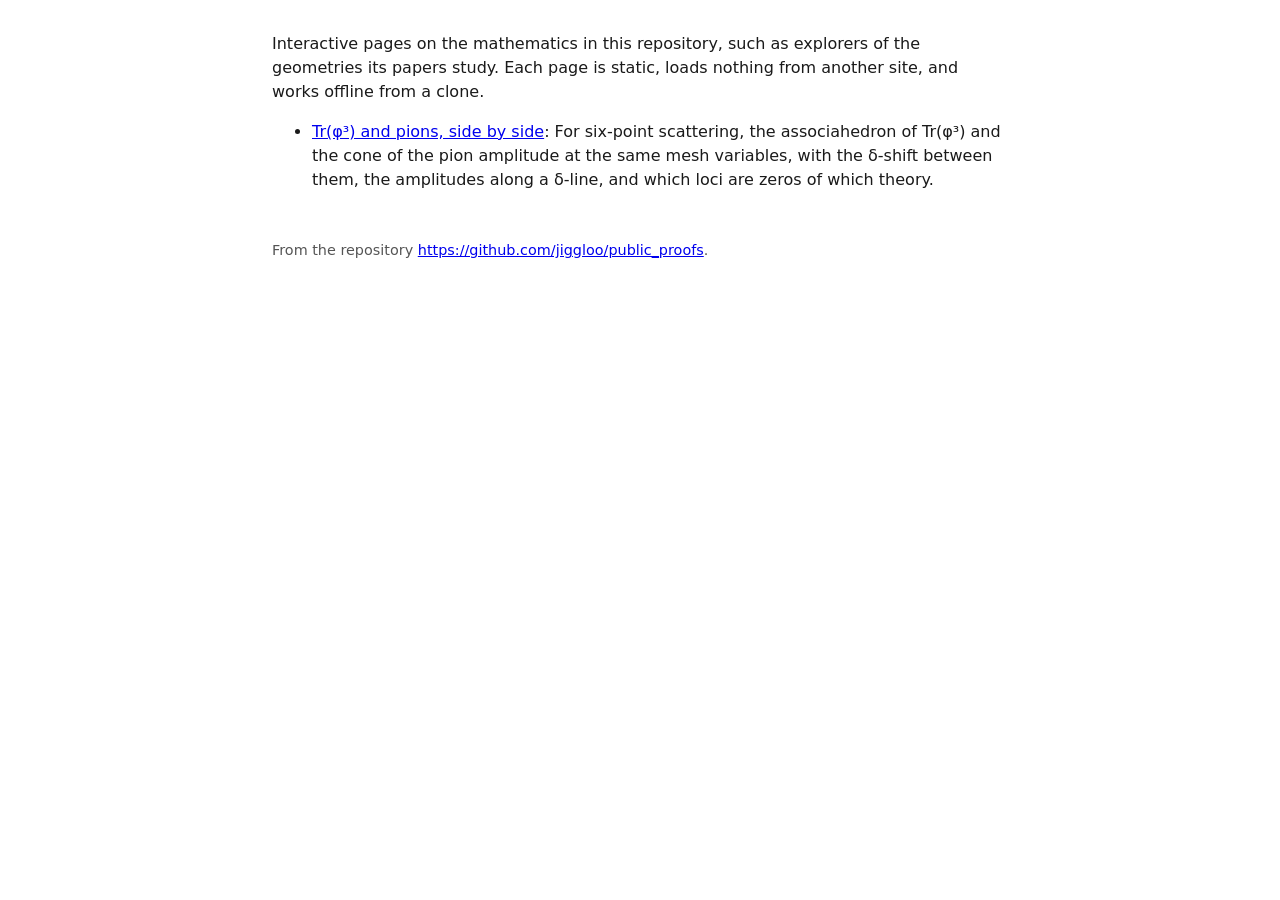
<file: docs/index.html>
<!DOCTYPE html>
<html lang="en">
<head>
  <meta charset="utf-8">
  <meta name="viewport" content="width=device-width, initial-scale=1">
  <title>Proofs: pages</title>
  <style>
body { font-family: system-ui, sans-serif; line-height: 1.5; max-width: 46rem; margin: 2rem auto;
       padding: 0 1rem; color: rgb(26 26 26); background: white; }
li { margin: 0.6rem 0; }
footer { margin-top: 3rem; font-size: 0.9rem; color: rgb(85 85 85); }
@media (prefers-color-scheme: dark) {
  body { color: rgb(230 230 230); background: rgb(22 22 22); }
  a { color: rgb(138 180 248); }
  footer { color: rgb(170 170 170); }
}
  </style>
</head>
<body>
  <main>
    <p>Interactive pages on the mathematics in this repository, such as explorers of the geometries its papers study. Each page is static, loads nothing from another site, and works offline from a clone.</p>
    <ul>
      <li><a href="explorers/pion-geometry/index.html">Tr(φ³) and pions, side by side</a>: For six-point scattering, the associahedron of Tr(φ³) and the cone of the pion amplitude at the same mesh variables, with the δ-shift between them, the amplitudes along a δ-line, and which loci are zeros of which theory.</li>
    </ul>
  </main>
  <footer>
    <p>From the repository <a href="https://github.com/jiggloo/public_proofs">https://github.com/jiggloo/public_proofs</a>.</p>
  </footer>
</body>
</html>
</file>
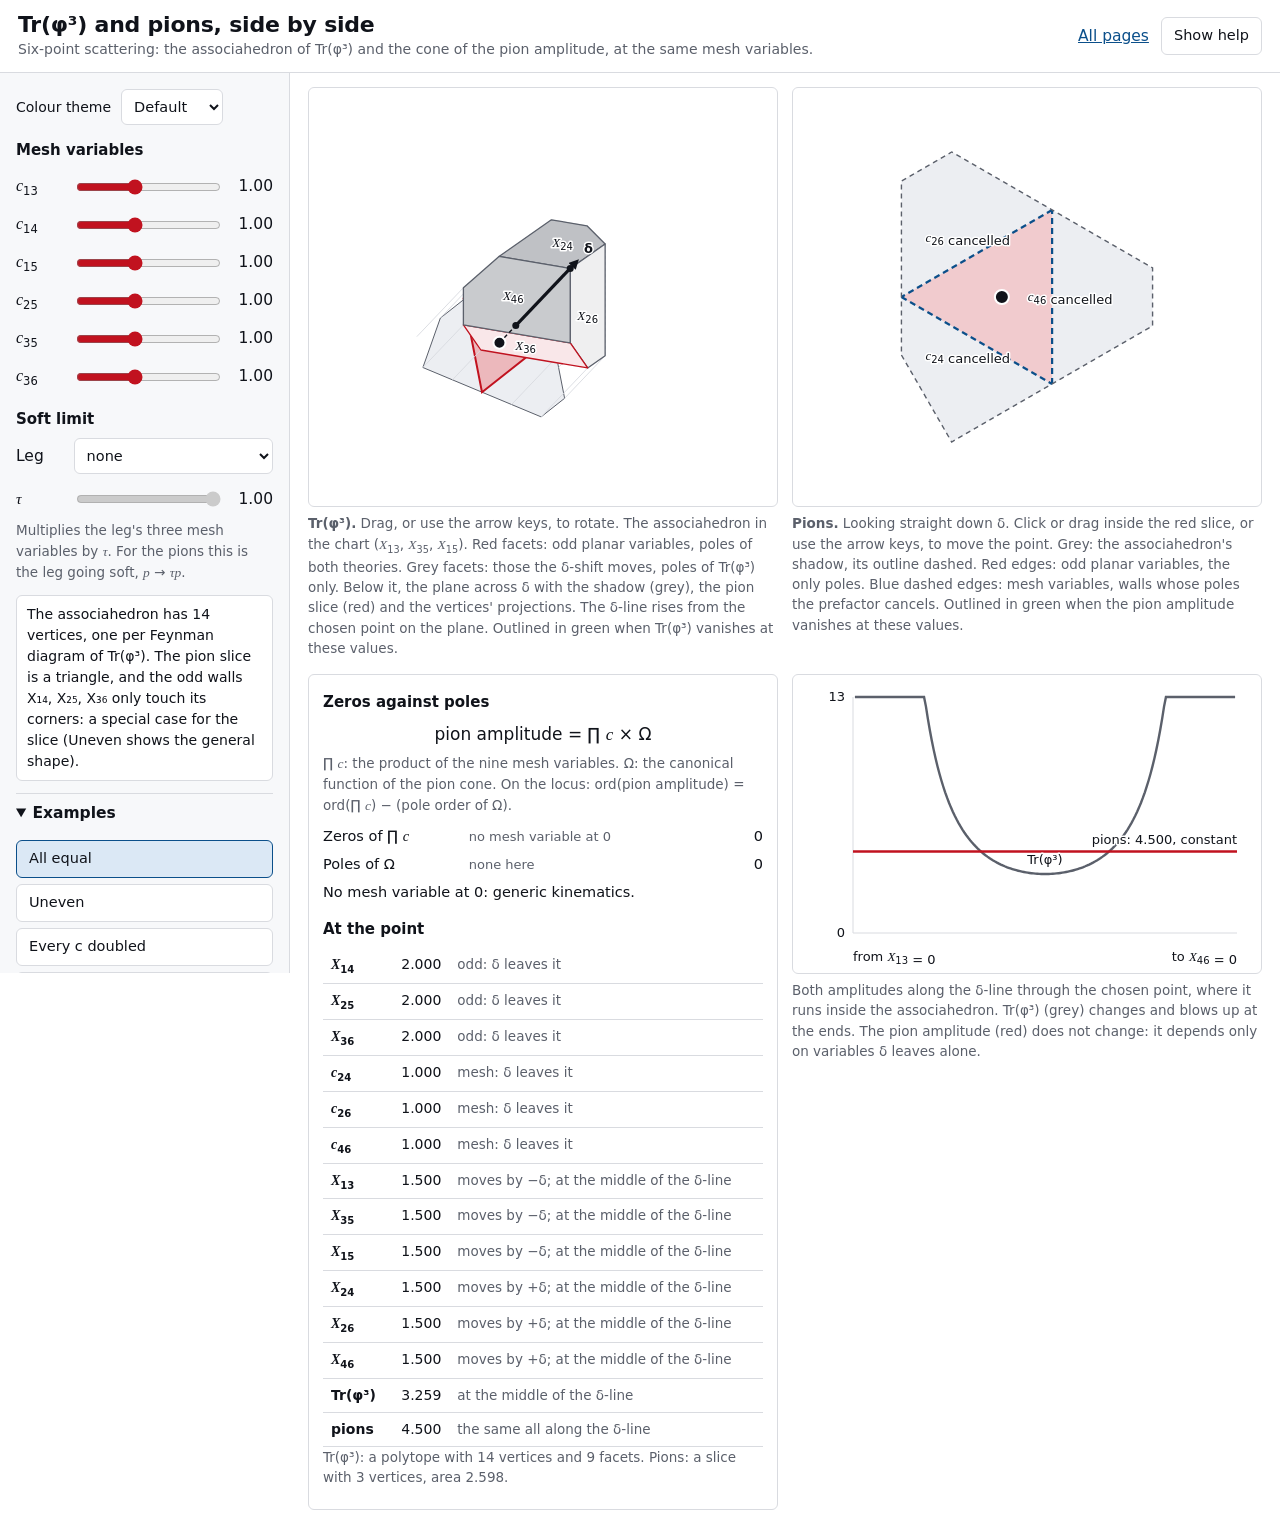
<file: docs/explorers/pion-geometry/index.html>
<!DOCTYPE html>
<html lang="en">
<head>
<meta charset="utf-8">
<meta name="viewport" content="width=device-width, initial-scale=1">
<title>Tr(φ³) and pions, side by side</title>
<link rel="stylesheet" href="explorer.css">
</head>
<body>
<header class="top">
  <div>
    <h1>Tr(φ³) and pions, side by side</h1>
    <p>Six-point scattering: the associahedron of Tr(φ³) and the cone of the pion amplitude, at the same mesh variables.</p>
  </div>
  <nav><a href="../../index.html">All pages</a><button id="help-toggle" type="button" aria-expanded="false" aria-controls="help">Show help</button></nav>
</header>

<div class="app">
  <aside class="inputs" aria-label="Inputs">
    <div class="theme"><label for="theme">Colour theme</label>
      <select id="theme"><option value="default">Default</option><option value="cvd" title="Friendly to red–green colour blindness">Theme 2</option></select></div>
    <h2>Mesh variables</h2>
    <div id="sliders"></div>
    <h2 class="soft-h">Soft limit</h2>
    <div class="soft">
      <label for="softleg">Leg</label>
      <select id="softleg" autocomplete="off"><option value="">none</option><option value="1">1</option><option value="3">3</option><option value="5">5</option></select>
      <label for="tau"><var>τ</var></label>
      <input id="tau" type="range" min="0" max="1" step="0.01" value="1" disabled autocomplete="off">
      <output id="otau" for="tau">1.00</output>
    </div>
    <p class="small">Multiplies the leg's three mesh variables by <var>τ</var>. For the pions this is the leg going soft, <var>p</var> → <var>τ</var><var>p</var>.</p>
    <p id="note" class="note" aria-live="polite"></p>
    <details class="examples" open>
      <summary>Examples</summary>
      <div id="examples"></div>
    </details>
  </aside>

  <main class="views">
    <div class="pair">
      <figure class="panel">
        <div class="fig d3" id="fig-poly" tabindex="0" role="group" aria-label="Polytope view: drag or use the arrow keys to rotate"><svg role="img" aria-label="The associahedron, its shadow along delta, the pion slice, and the delta-line through the chosen point"></svg></div>
        <figcaption><b>Tr(φ³).</b> Drag, or use the arrow keys, to rotate. The associahedron in the chart (<var>X</var><sub>13</sub>, <var>X</var><sub>35</sub>, <var>X</var><sub>15</sub>). <span class="cw" data-role="pole">Red</span> facets: odd planar variables, poles of both theories. Grey facets: those the δ-shift moves, poles of Tr(φ³) only. Below it, the plane across δ with the shadow (grey), the pion slice (<span class="cw" data-role="pole">red</span>) and the vertices' projections. The δ-line rises from the chosen point on the plane. Outlined in <span class="cw" data-role="zero">green</span> when Tr(φ³) vanishes at these values.</figcaption>
      </figure>
      <figure class="panel">
        <div class="fig" id="fig-plane" tabindex="0" role="group" aria-label="View down delta: click, drag or use the arrow keys to move the point"><svg role="img" aria-label="Looking straight down delta: the shadow and the pion slice, with the chosen point"></svg></div>
        <figcaption><b>Pions.</b> Looking straight down δ. Click or drag inside the <span class="cw" data-role="pole">red</span> slice, or use the arrow keys, to move the point. Grey: the associahedron's shadow, its outline dashed. <span class="cw" data-role="pole">Red</span> edges: odd planar variables, the only poles. <span class="cw" data-role="mesh">Blue</span> dashed edges: mesh variables, walls whose poles the prefactor cancels. Outlined in <span class="cw" data-role="zero">green</span> when the pion amplitude vanishes at these values.</figcaption>
      </figure>
    </div>
    <div class="outputs">
      <section class="panel out-left" aria-label="Zeros and poles, and values at the point">
        <h2>Zeros against poles</h2>
        <p class="formula">pion amplitude = ∏ <var>c</var> × Ω</p>
        <p class="small">∏ <var>c</var>: the product of the nine mesh variables. Ω: the canonical function of the pion cone. On the locus: ord(pion amplitude) = ord(∏ <var>c</var>) − (pole order of Ω).</p>
        <div id="balance" aria-live="polite"></div>
        <div id="soft"></div>
        <p id="softverdict" aria-live="polite"></p>
        <h2>At the point</h2>
        <div class="table-wrap"><table id="values"></table></div>
        <p class="small" id="geom"></p>
      </section>
      <figure class="panel out-right">
        <div class="fig plot" id="fig-plot"><svg role="img" aria-label="Both amplitudes along the delta-line through the chosen point"></svg></div>
        <figcaption>Both amplitudes along the δ-line through the chosen point, where it runs inside the associahedron. Tr(φ³) (grey) changes and blows up at the ends. The pion amplitude (<span class="cw" data-role="pole">red</span>) does not change: it depends only on variables δ leaves alone.</figcaption>
      </figure>
    </div>
  </main>

  <aside class="help" id="help" aria-label="Help">
    <h2>How to read it</h2>
    <details open>
      <summary>What is drawn</summary>
      <p>Planar variables <var>X</var><sub><var>ij</var></sub> = (<var>p</var><sub><var>i</var></sub> + … + <var>p</var><sub><var>j</var>−1</sub>)² are the chords of the hexagon; mesh variables <var>c</var><sub><var>ij</var></sub> pair two sides that are not adjacent. (For adjacent sides, −2<var>p</var><sub><var>i</var></sub>·<var>p</var><sub><var>i</var>+1</sub> is minus a planar variable: for example −2<var>p</var><sub>1</sub>·<var>p</var><sub>6</sub> = −<var>X</var><sub>26</sub>.) The sliders fix six mesh variables to build the associahedron, as in the construction of Arkani-Hamed, Bai, He and Yan, in the "scaffolding" chart used by Paranjape, Skowronek, Spradlin and Volovich (eq. 44): the region where every planar variable is positive. Its canonical function is the Tr(φ³) amplitude.</p>
      <p>The δ-shift adds δ to every even–even planar variable and subtracts it from every odd–odd one. It leaves the mesh variables and the odd planar variables <var>X</var><sub>14</sub>, <var>X</var><sub>25</sub>, <var>X</var><sub>36</sub> unchanged, and in the chart it is the diagonal (1, 1, 1).</p>
      <p>The pion cone is the region where every mesh variable and every odd planar variable is positive, in the space of planar variables modulo δ. With the six sliders fixed, the right view shows its slice; the other three mesh variables, <var>c</var><sub>24</sub>, <var>c</var><sub>26</sub>, <var>c</var><sub>46</sub>, vary across it. On the cone, the pion amplitude divided by the product of the nine mesh variables is the canonical function Ω of the cone: the result this page illustrates, from a paper in preparation.</p>
    </details>
    <details>
      <summary>The two views</summary>
      <p>On the left, the associahedron with its shadow: the plane across δ, onto which grey lines project its vertices. On the right, the same plane seen straight down δ. A point of the right view is a whole δ-line on the left.</p>
      <p>The shadow and the pion slice share the walls <var>X</var><sub>14</sub>, <var>X</var><sub>25</sub>, <var>X</var><sub>36</sub> ≥ 0, but neither contains the other. The shadow needs some shift to make every planar variable positive, i.e. <var>X</var><sub><var>ee</var></sub> + <var>X</var><sub><var>oo</var></sub> ≥ 0 for every even–even and odd–odd pair; the slice needs <var>c</var><sub>24</sub>, <var>c</var><sub>26</sub>, <var>c</var><sub>46</sub> ≥ 0. For example <var>X</var><sub>13</sub> + <var>X</var><sub>46</sub> = <var>c</var><sub>13</sub> + <var>c</var><sub>14</sub> + <var>c</var><sub>15</sub> + <var>c</var><sub>25</sub> + <var>c</var><sub>35</sub> − <var>X</var><sub>25</sub>, which the cone allows to be negative. The example "Slice outside the shadow" shows it.</p>
    </details>
    <details open>
      <summary>Zeros</summary>
      <p>Set sliders to 0 to choose a locus. A view is outlined in <span class="cw" data-role="zero">green</span> when its amplitude vanishes on the whole locus. On these sliders the pion amplitude vanishes exactly when its slice collapses (no area), and Tr(φ³) exactly when its associahedron is flat: checked in exact arithmetic for each of the 64 ways of setting sliders to 0, at several values of the others.</p>
      <p>Among these 64 sets, four are minimal pion zeros: the "skinny rectangles" {<var>c</var><sub>13</sub>, <var>c</var><sub>14</sub>, <var>c</var><sub>15</sub>}, {<var>c</var><sub>13</sub>, <var>c</var><sub>35</sub>, <var>c</var><sub>36</sub>}, {<var>c</var><sub>15</sub>, <var>c</var><sub>25</sub>, <var>c</var><sub>35</sub>}, zeros of both theories, and {<var>c</var><sub>13</sub>, <var>c</var><sub>15</sub>, <var>c</var><sub>35</sub>}, a zero of pions only. For the last one, momentum conservation gives <var>c</var><sub>24</sub> + <var>c</var><sub>26</sub> + <var>c</var><sub>46</sub> = <var>c</var><sub>13</sub> + <var>c</var><sub>15</sub> + <var>c</var><sub>35</sub> = 0, so the slice collapses.</p>
      <p>Why a zero happens is the balance below the views. Each mesh variable at 0 is a zero of the prefactor ∏ <var>c</var>. On those same walls Ω has a pole, of order at most their number, lower when the walls do not meet in a face of the cone of that codimension. When the zeros outweigh the poles, the pion amplitude vanishes.</p>
      <p><b>Soft limits.</b> The mesh variables of leg <var>s</var> are <var>c</var><sub><var>as</var></sub> = −2<var>p</var><sub><var>a</var></sub>·<var>p</var><sub><var>s</var></sub>, all linear in <var>p</var><sub><var>s</var></sub>, so the soft limit <var>p</var><sub><var>s</var></sub> → <var>τ</var><var>p</var><sub><var>s</var></sub>, <var>τ</var> → 0, scales all of them by <var>τ</var>. Up to the δ-shift, which the pion amplitude does not feel, that is the whole soft limit: for legs 1, 3 and 5, whose three mesh variables are all sliders, it is the skinny rectangle of that leg. There ∏ <var>c</var> has 3 zeros and Ω a pole of order 2, so the pion amplitude vanishes to order 1, like <var>τ</var>: the Adler zero. The hidden zero gives the Adler zero because the pion amplitude has no pole as <var>p</var><sub><var>s</var></sub> → 0 (Arkani-Hamed, Cao, Dong, Figueiredo, He, §4.1). Tr(φ³) also vanishes on these walls, but they are not its soft limit, which moves along δ and has a pole. The table under the balance follows the pion amplitude at the chosen point as <var>τ</var> shrinks; that point soon leaves the collapsing slice, as a generic soft approach does.</p>
      <p><b>To see it:</b> choose an example with a slice, then a leg under <i>Soft limit</i> (left bar), and read the table under the balance: the amplitude falls tenfold as <var>τ</var> does. Dragging <var>τ</var> to 0 shrinks the views to the leg's skinny rectangle, where the balance reads 3 zeros against a pole of order 2. To try another point, click inside the slice in the Pions view.</p>
      <p>The outlines and the balance come from tables made when the page was built, for every way of setting sliders to 0, in exact rational arithmetic at fixed sample points; each order is read from two values of the approach to the locus, and the build stops if the samples disagree. The page also checks the zeros in floating point and says so if the two disagree.</p>
    </details>
    <details>
      <summary>Poles and residues</summary>
      <p>The pion amplitude has poles only on the odd walls, three-particle channels. Near <var>X</var><sub>14</sub> = 0 its residue is (<var>X</var><sub>13</sub> + <var>X</var><sub>24</sub>)(<var>X</var><sub>15</sub> + <var>X</var><sub>46</sub>), the product of the 4-point amplitudes of the two quadrilaterals the chord cuts off. Tr(φ³) also has poles on the six two-particle walls; the pions have none there, because a residue there would contain an odd-point amplitude, and those vanish for pions.</p>
    </details>
    <details>
      <summary>Sources</summary>
      <ul>
        <li>The associahedron: Arkani-Hamed, Bai, He, Yan, <a href="https://arxiv.org/abs/1711.09102">arXiv:1711.09102</a>.</li>
        <li>The kinematic mesh: Arkani-Hamed, He, Salvatori, Thomas, <a href="https://arxiv.org/abs/1912.12948">arXiv:1912.12948</a>.</li>
        <li>Hidden zeros, the δ-shift and the pion amplitude used here (eq. 4.3): Arkani-Hamed, Cao, Dong, Figueiredo, He, <a href="https://arxiv.org/abs/2312.16282">arXiv:2312.16282</a>.</li>
        <li>Pions inside Tr(φ³): Arkani-Hamed, Cao, Dong, Figueiredo, He, <a href="https://arxiv.org/abs/2401.05483">arXiv:2401.05483</a>.</li>
        <li>The scaffolding chart (eq. 44) and the expansion in mesh variables (eq. 48): Paranjape, Skowronek, Spradlin, Volovich, <a href="https://arxiv.org/abs/2504.11253">arXiv:2504.11253</a>.</li>
      </ul>
      <p class="small">Normalisation as in arXiv:2312.16282: the 4-point pion amplitude is <var>X</var><sub>13</sub> + <var>X</var><sub>24</sub>.</p>
    </details>
  </aside>
</div>

<script type="application/json" id="explorer-data">{"examples":[{"c":{"13":1.0,"14":1.0,"15":1.0,"25":1.0,"35":1.0,"36":1.0},"name":"All equal","note":"The associahedron has 14 vertices, one per Feynman diagram of Tr(φ³). The pion slice is a triangle, and the odd walls X₁₄, X₂₅, X₃₆ only touch its corners: a special case for the slice (Uneven shows the general shape)."},{"c":{"13":1.6,"14":0.5,"15":1.1,"25":0.7,"35":1.4,"36":0.6},"name":"Uneven","note":"The associahedron changes shape with the six values; the pion slice is just another slice of the same cone, here a hexagon with all six of its walls as edges."},{"c":{"13":2.0,"14":2.0,"15":2.0,"25":2.0,"35":2.0,"36":2.0},"name":"Every c doubled","note":"Compared with All equal, both scale and keep their shape: the polytope's volume grows 8 times, the slice's area 4 times. Tr(φ³) shrinks to 1/8 (degree −3); the pion amplitude doubles (degree +1)."},{"c":{"13":0.15,"14":0.15,"15":0.15,"25":1.0,"35":1.0,"36":1.0},"name":"Approaching the soft limit of leg 1","note":"c₁₃, c₁₄, c₁₅ small, leg 1's three mesh variables shrinking together: both geometries thin out, but no view is outlined yet, since a zero needs the sliders exactly at 0. For the pions this is leg 1 going soft: choose leg 1 under Soft limit, then read the table under the balance; moving τ to 0 shrinks the views."},{"c":{"13":0.0,"14":0.0,"15":0.0,"25":1.0,"35":1.0,"36":1.0},"name":"Skinny zero of leg 1","note":"c₁₃ = c₁₄ = c₁₅ = 0, every mesh variable of leg 1: a hidden zero of both theories, so both views are outlined. The associahedron goes flat (its shadow need not), and the pion slice collapses to a segment. For the pions, up to the δ-shift, this is also the soft limit of leg 1: 3 zeros of ∏ c against a pole of order 2 leave a zero of order 1, the Adler zero. To watch it, start from “Approaching the soft limit of leg 1”."},{"c":{"13":0.0,"14":1.0,"15":1.0,"25":1.0,"35":0.0,"36":0.0},"name":"Skinny zero of leg 3","note":"c₁₃ = c₃₅ = c₃₆ = 0, every mesh variable of leg 3: a zero of both theories, and for the pions, up to the δ-shift, the soft limit of leg 3, a zero of order 1 (the Adler zero)."},{"c":{"13":1.0,"14":1.0,"15":0.0,"25":0.0,"35":0.0,"36":1.0},"name":"Skinny zero of leg 5","note":"c₁₅ = c₂₅ = c₃₅ = 0, every mesh variable of leg 5: a zero of both theories, and for the pions, up to the δ-shift, the soft limit of leg 5, a zero of order 1 (the Adler zero)."},{"c":{"13":0.0,"14":1.0,"15":0.0,"25":1.0,"35":0.0,"36":1.0},"name":"One-parity zero, pions only","note":"c₁₃ = c₁₅ = c₃₅ = 0: only the pion view is outlined. The associahedron stays 3-dimensional; the pion slice collapses to a point, because c₂₄ + c₂₆ + c₄₆ = c₁₃ + c₁₅ + c₃₅ = 0."},{"c":{"13":0.0,"14":1.0,"15":1.0,"25":1.0,"35":1.0,"36":1.0},"name":"A wall, not a zero","note":"c₁₃ = 0 alone puts the plane on one wall of the cone, but the slice survives: no zero."},{"c":{"13":1.0,"14":0.25,"15":0.6,"25":0.15,"35":0.35,"36":2.4},"name":"Slice outside the shadow","note":"Most of the pion slice lies outside the shadow: there X₁₃ + X₄₆ \u003c 0, so no δ-shift makes every planar variable positive. The δ-line through such a point misses the associahedron."}],"orders":{"":{"dressing":0,"omega":0,"pion":0,"trphi3":0},"13":{"dressing":1,"omega":-1,"pion":0,"trphi3":0},"13,14":{"dressing":2,"omega":-2,"pion":0,"trphi3":0},"13,14,15":{"dressing":3,"omega":-2,"pion":1,"trphi3":1},"13,14,15,25":{"dressing":4,"omega":-3,"pion":1,"trphi3":1},"13,14,15,25,35":{"dressing":5,"omega":-4,"pion":1,"trphi3":1},"13,14,15,25,35,36":{"dressing":6,"omega":-4,"pion":2,"trphi3":2},"13,14,15,25,36":{"dressing":5,"omega":-4,"pion":1,"trphi3":1},"13,14,15,35":{"dressing":4,"omega":-3,"pion":1,"trphi3":1},"13,14,15,35,36":{"dressing":5,"omega":-4,"pion":1,"trphi3":1},"13,14,15,36":{"dressing":4,"omega":-3,"pion":1,"trphi3":1},"13,14,25":{"dressing":3,"omega":-3,"pion":0,"trphi3":0},"13,14,25,35":{"dressing":4,"omega":-4,"pion":0,"trphi3":0},"13,14,25,35,36":{"dressing":5,"omega":-4,"pion":1,"trphi3":1},"13,14,25,36":{"dressing":4,"omega":-4,"pion":0,"trphi3":0},"13,14,35":{"dressing":3,"omega":-3,"pion":0,"trphi3":0},"13,14,35,36":{"dressing":4,"omega":-3,"pion":1,"trphi3":1},"13,14,36":{"dressing":3,"omega":-3,"pion":0,"trphi3":0},"13,15":{"dressing":2,"omega":-2,"pion":0,"trphi3":0},"13,15,25":{"dressing":3,"omega":-3,"pion":0,"trphi3":0},"13,15,25,35":{"dressing":4,"omega":-3,"pion":1,"trphi3":1},"13,15,25,35,36":{"dressing":5,"omega":-4,"pion":1,"trphi3":1},"13,15,25,36":{"dressing":4,"omega":-4,"pion":0,"trphi3":0},"13,15,35":{"dressing":3,"omega":-2,"pion":1,"trphi3":0},"13,15,35,36":{"dressing":4,"omega":-3,"pion":1,"trphi3":1},"13,15,36":{"dressing":3,"omega":-3,"pion":0,"trphi3":0},"13,25":{"dressing":2,"omega":-2,"pion":0,"trphi3":0},"13,25,35":{"dressing":3,"omega":-3,"pion":0,"trphi3":0},"13,25,35,36":{"dressing":4,"omega":-3,"pion":1,"trphi3":1},"13,25,36":{"dressing":3,"omega":-3,"pion":0,"trphi3":0},"13,35":{"dressing":2,"omega":-2,"pion":0,"trphi3":0},"13,35,36":{"dressing":3,"omega":-2,"pion":1,"trphi3":1},"13,36":{"dressing":2,"omega":-2,"pion":0,"trphi3":0},"14":{"dressing":1,"omega":-1,"pion":0,"trphi3":0},"14,15":{"dressing":2,"omega":-2,"pion":0,"trphi3":0},"14,15,25":{"dressing":3,"omega":-3,"pion":0,"trphi3":0},"14,15,25,35":{"dressing":4,"omega":-3,"pion":1,"trphi3":1},"14,15,25,35,36":{"dressing":5,"omega":-4,"pion":1,"trphi3":1},"14,15,25,36":{"dressing":4,"omega":-4,"pion":0,"trphi3":0},"14,15,35":{"dressing":3,"omega":-3,"pion":0,"trphi3":0},"14,15,35,36":{"dressing":4,"omega":-4,"pion":0,"trphi3":0},"14,15,36":{"dressing":3,"omega":-3,"pion":0,"trphi3":0},"14,25":{"dressing":2,"omega":-2,"pion":0,"trphi3":0},"14,25,35":{"dressing":3,"omega":-3,"pion":0,"trphi3":0},"14,25,35,36":{"dressing":4,"omega":-4,"pion":0,"trphi3":0},"14,25,36":{"dressing":3,"omega":-3,"pion":0,"trphi3":0},"14,35":{"dressing":2,"omega":-2,"pion":0,"trphi3":0},"14,35,36":{"dressing":3,"omega":-3,"pion":0,"trphi3":0},"14,36":{"dressing":2,"omega":-2,"pion":0,"trphi3":0},"15":{"dressing":1,"omega":-1,"pion":0,"trphi3":0},"15,25":{"dressing":2,"omega":-2,"pion":0,"trphi3":0},"15,25,35":{"dressing":3,"omega":-2,"pion":1,"trphi3":1},"15,25,35,36":{"dressing":4,"omega":-3,"pion":1,"trphi3":1},"15,25,36":{"dressing":3,"omega":-3,"pion":0,"trphi3":0},"15,35":{"dressing":2,"omega":-2,"pion":0,"trphi3":0},"15,35,36":{"dressing":3,"omega":-3,"pion":0,"trphi3":0},"15,36":{"dressing":2,"omega":-2,"pion":0,"trphi3":0},"25":{"dressing":1,"omega":-1,"pion":0,"trphi3":0},"25,35":{"dressing":2,"omega":-2,"pion":0,"trphi3":0},"25,35,36":{"dressing":3,"omega":-3,"pion":0,"trphi3":0},"25,36":{"dressing":2,"omega":-2,"pion":0,"trphi3":0},"35":{"dressing":1,"omega":-1,"pion":0,"trphi3":0},"35,36":{"dressing":2,"omega":-2,"pion":0,"trphi3":0},"36":{"dressing":1,"omega":-1,"pion":0,"trphi3":0}},"sliders":["13","14","15","25","35","36"],"zeros":{"":{"pion":false,"trphi3":false},"13":{"pion":false,"trphi3":false},"13,14":{"pion":false,"trphi3":false},"13,14,15":{"pion":true,"trphi3":true},"13,14,15,25":{"pion":true,"trphi3":true},"13,14,15,25,35":{"pion":true,"trphi3":true},"13,14,15,25,35,36":{"pion":true,"trphi3":true},"13,14,15,25,36":{"pion":true,"trphi3":true},"13,14,15,35":{"pion":true,"trphi3":true},"13,14,15,35,36":{"pion":true,"trphi3":true},"13,14,15,36":{"pion":true,"trphi3":true},"13,14,25":{"pion":false,"trphi3":false},"13,14,25,35":{"pion":false,"trphi3":false},"13,14,25,35,36":{"pion":true,"trphi3":true},"13,14,25,36":{"pion":false,"trphi3":false},"13,14,35":{"pion":false,"trphi3":false},"13,14,35,36":{"pion":true,"trphi3":true},"13,14,36":{"pion":false,"trphi3":false},"13,15":{"pion":false,"trphi3":false},"13,15,25":{"pion":false,"trphi3":false},"13,15,25,35":{"pion":true,"trphi3":true},"13,15,25,35,36":{"pion":true,"trphi3":true},"13,15,25,36":{"pion":false,"trphi3":false},"13,15,35":{"pion":true,"trphi3":false},"13,15,35,36":{"pion":true,"trphi3":true},"13,15,36":{"pion":false,"trphi3":false},"13,25":{"pion":false,"trphi3":false},"13,25,35":{"pion":false,"trphi3":false},"13,25,35,36":{"pion":true,"trphi3":true},"13,25,36":{"pion":false,"trphi3":false},"13,35":{"pion":false,"trphi3":false},"13,35,36":{"pion":true,"trphi3":true},"13,36":{"pion":false,"trphi3":false},"14":{"pion":false,"trphi3":false},"14,15":{"pion":false,"trphi3":false},"14,15,25":{"pion":false,"trphi3":false},"14,15,25,35":{"pion":true,"trphi3":true},"14,15,25,35,36":{"pion":true,"trphi3":true},"14,15,25,36":{"pion":false,"trphi3":false},"14,15,35":{"pion":false,"trphi3":false},"14,15,35,36":{"pion":false,"trphi3":false},"14,15,36":{"pion":false,"trphi3":false},"14,25":{"pion":false,"trphi3":false},"14,25,35":{"pion":false,"trphi3":false},"14,25,35,36":{"pion":false,"trphi3":false},"14,25,36":{"pion":false,"trphi3":false},"14,35":{"pion":false,"trphi3":false},"14,35,36":{"pion":false,"trphi3":false},"14,36":{"pion":false,"trphi3":false},"15":{"pion":false,"trphi3":false},"15,25":{"pion":false,"trphi3":false},"15,25,35":{"pion":true,"trphi3":true},"15,25,35,36":{"pion":true,"trphi3":true},"15,25,36":{"pion":false,"trphi3":false},"15,35":{"pion":false,"trphi3":false},"15,35,36":{"pion":false,"trphi3":false},"15,36":{"pion":false,"trphi3":false},"25":{"pion":false,"trphi3":false},"25,35":{"pion":false,"trphi3":false},"25,35,36":{"pion":false,"trphi3":false},"25,36":{"pion":false,"trphi3":false},"35":{"pion":false,"trphi3":false},"35,36":{"pion":false,"trphi3":false},"36":{"pion":false,"trphi3":false}}}</script>
<script src="explorer.js"></script>
</body>
</html>
</file>
<file: docs/explorers/pion-geometry/explorer.css>
/* The pion geometry explorer. Colours as rgb() (a hash colour can read as an issue reference).
   Red (--ca): the pion's odd planar variables; blue (--pr): mesh variables; green: a zero. */
:root {
  color-scheme: light dark;
  --bg: light-dark(rgb(255 255 255), rgb(15 18 23));
  --panel: light-dark(rgb(247 248 250), rgb(22 26 33));
  --ink: light-dark(rgb(16 19 26), rgb(231 229 223));
  --mute: light-dark(rgb(91 96 107), rgb(163 167 176));
  --rule: light-dark(rgb(217 219 224), rgb(44 49 58));
  --faint: light-dark(rgb(236 238 242), rgb(28 33 42));
  --pr: light-dark(rgb(11 79 138), rgb(127 182 238));
  --prf: light-dark(rgb(219 232 245), rgb(22 48 74));
  --ca: light-dark(rgb(193 18 31), rgb(255 107 107));
  --caf: light-dark(rgb(251 225 227), rgb(67 25 28));
  --ok: light-dark(rgb(29 107 58), rgb(127 211 156));
  --side: 290px;
  --help: 340px;
}
/* Theme 2, for red-green colour blindness (after Okabe and Ito): poles vermilion ("orange"), zeros reddish
   purple ("purple"), mesh variables blue; darkened in the light scheme so text stays readable. */
:root[data-palette=cvd] {
  --ca: light-dark(rgb(213 94 0), rgb(255 146 77));
  --caf: light-dark(rgb(250 226 208), rgb(72 40 18));
  --ok: light-dark(rgb(160 70 140), rgb(224 150 210));
  --pr: light-dark(rgb(0 114 178), rgb(102 182 240));
  --prf: light-dark(rgb(214 234 247), rgb(16 48 74));
}
* { box-sizing: border-box; min-width: 0; }
html, body { margin: 0; }
body { background: var(--bg); color: var(--ink); font: 15.5px/1.5 system-ui, -apple-system, "Segoe UI", Roboto, sans-serif; }
var, .it { font-family: Georgia, "Times New Roman", serif; font-style: italic; }
sub { font-size: 0.72em; }
h1 { font-size: 22px; line-height: 1.15; margin: 0 0 2px; letter-spacing: -0.01em; }
h2 { font-size: 15px; margin: 0 0 8px; }
p { margin: 0 0 10px; }
a { color: var(--pr); }
.small { font-size: 13.5px; color: var(--mute); }

.top { display: flex; justify-content: space-between; align-items: center; gap: 16px; flex-wrap: wrap;
  padding: 12px 18px; border-bottom: 1px solid var(--rule); }
.top p { margin: 0; color: var(--mute); font-size: 14px; }
.top nav { display: flex; gap: 12px; align-items: center; }

button { font: inherit; font-size: 14.5px; min-height: 38px; padding: 6px 12px; border: 1px solid var(--rule);
  border-radius: 6px; background: var(--bg); color: var(--ink); cursor: pointer; text-align: left; }
button:hover { border-color: var(--pr); }
button:focus-visible, input:focus-visible, select:focus-visible, summary:focus-visible, .fig:focus-visible { outline: 2px solid var(--pr); outline-offset: 2px; }
button[aria-pressed=true] { background: var(--prf); border-color: var(--pr); }

.app { display: grid; grid-template-columns: var(--side) minmax(0, 1fr); gap: 0; align-items: start; }
body.help-open .app { grid-template-columns: var(--side) minmax(0, 1fr) var(--help); }
.inputs, .help { padding: 16px; background: var(--panel); }
.inputs { border-right: 1px solid var(--rule); position: sticky; top: 0; max-height: 100vh; overflow-y: auto; }
.help { border-left: 1px solid var(--rule); position: sticky; top: 0; max-height: 100vh; overflow-y: auto; display: none; }
body.help-open .help { display: block; }
.views { padding: 14px 18px 24px; }

.slider { display: grid; grid-template-columns: 3.2em minmax(0, 1fr) 3em; align-items: center; gap: 8px; margin: 4px 0; }
.slider label { font-size: 16px; }
.slider input { width: 100%; accent-color: var(--ca); height: 30px; }
.slider output { font-variant-numeric: tabular-nums; text-align: right; }
.slider.soft-on label, .slider.soft-on output { color: var(--pr); font-weight: 600; }
.soft-h { margin-top: 14px; }
.soft { display: grid; grid-template-columns: 3.2em minmax(0, 1fr) 3em; align-items: center; gap: 8px; margin: 4px 0; }
.soft select { grid-column: 2 / 4; }
.soft input { width: 100%; accent-color: var(--pr); height: 30px; }
.soft output { font-variant-numeric: tabular-nums; text-align: right; }
#soft { margin-bottom: 4px; }
#softverdict { margin-bottom: 14px; }
#softverdict:empty { display: none; }
#soft table { margin: 4px 0 8px; }
.note { font-size: 14px; background: var(--bg); border: 1px solid var(--rule); border-radius: 6px; padding: 8px 10px; margin: 12px 0; min-height: 3em; }
details { border-top: 1px solid var(--rule); padding: 8px 0; }
summary { cursor: pointer; font-weight: 600; min-height: 30px; }
.examples #examples { display: grid; gap: 6px; margin-top: 8px; }
.help details p, .help li { font-size: 14px; }
.help ul { padding-left: 18px; margin: 6px 0; }

.outputs { display: grid; grid-template-columns: repeat(auto-fit, minmax(min(320px, 100%), 1fr)); gap: 14px; margin-top: 4px; }
.out-left { border: 1px solid var(--rule); border-radius: 6px; padding: 12px 14px; }
.out-left h2 { margin-top: 4px; }
.out-left h2 + * { margin-top: 0; }
.formula { font-size: 17px; text-align: center; margin: 0 0 6px; }
#balance { margin-bottom: 14px; font-size: 14.5px; }
.bal { display: grid; grid-template-columns: 9.5em minmax(0, 1fr) 2em; align-items: baseline; gap: 8px; min-height: 28px; }
.bal .cz { color: var(--pr); margin-right: 6px; font-size: 16px; }
.bal .none { color: var(--mute); font-size: 13px; }
.theme { display: flex; align-items: center; gap: 10px; margin-bottom: 14px; font-size: 14px; }
select { font: inherit; font-size: 14.5px; min-height: 36px; padding: 4px 8px; border: 1px solid var(--rule); border-radius: 6px; background: var(--bg); color: var(--ink); }
.bal .n { text-align: right; font-variant-numeric: tabular-nums; }
.ok { color: var(--ok); }
.warn { color: var(--ca); font-weight: 600; }
td.num { text-align: right; font-variant-numeric: tabular-nums; white-space: nowrap; }

figure.panel { margin: 0 0 12px; }
figcaption { font-size: 13.5px; color: var(--mute); margin-top: 6px; }
.fig { position: relative; border: 1px solid var(--rule); border-radius: 6px; background: var(--bg); }
.fig > svg { position: absolute; inset: 0; width: 100%; height: 100%; }
.fig.plot { height: 300px; }
.pair { display: grid; grid-template-columns: repeat(auto-fit, minmax(min(320px, 100%), 1fr)); gap: 14px; }
.pair .fig { height: 420px; }
.fig.d3 { cursor: grab; touch-action: none; }
.fig.d3:active { cursor: grabbing; }
#fig-plane { touch-action: none; cursor: crosshair; }
.fig.zero { outline: 3px solid var(--ok); outline-offset: 3px; }
/* keyboard focus stays visible on an outlined view: a ring inside the outline */
.fig.zero:focus-visible { outline: 3px solid var(--ok); box-shadow: inset 0 0 0 2px var(--pr); }
svg text { font-size: 13px; fill: var(--ink); paint-order: stroke; stroke: var(--bg); stroke-width: 3px; stroke-linejoin: round; }
svg .it { font-family: Georgia, "Times New Roman", serif; font-style: italic; }

.table-wrap { overflow-x: auto; }
table { border-collapse: collapse; font-size: 14px; width: 100%; }
th, td { border-bottom: 1px solid var(--rule); padding: 6px 8px; text-align: left; vertical-align: top; }

@media (max-width: 1180px) {
  body.help-open .app { grid-template-columns: var(--side) minmax(0, 1fr); }
  body.help-open .help { grid-column: 1 / -1; position: static; max-height: none; border-left: 0; border-top: 1px solid var(--rule); }
}
@media (max-width: 760px) {
  .app, body.help-open .app { grid-template-columns: minmax(0, 1fr); }
  .inputs { position: static; max-height: none; border-right: 0; border-bottom: 1px solid var(--rule); }
  .pair .fig { height: 360px; }
}
</file>
